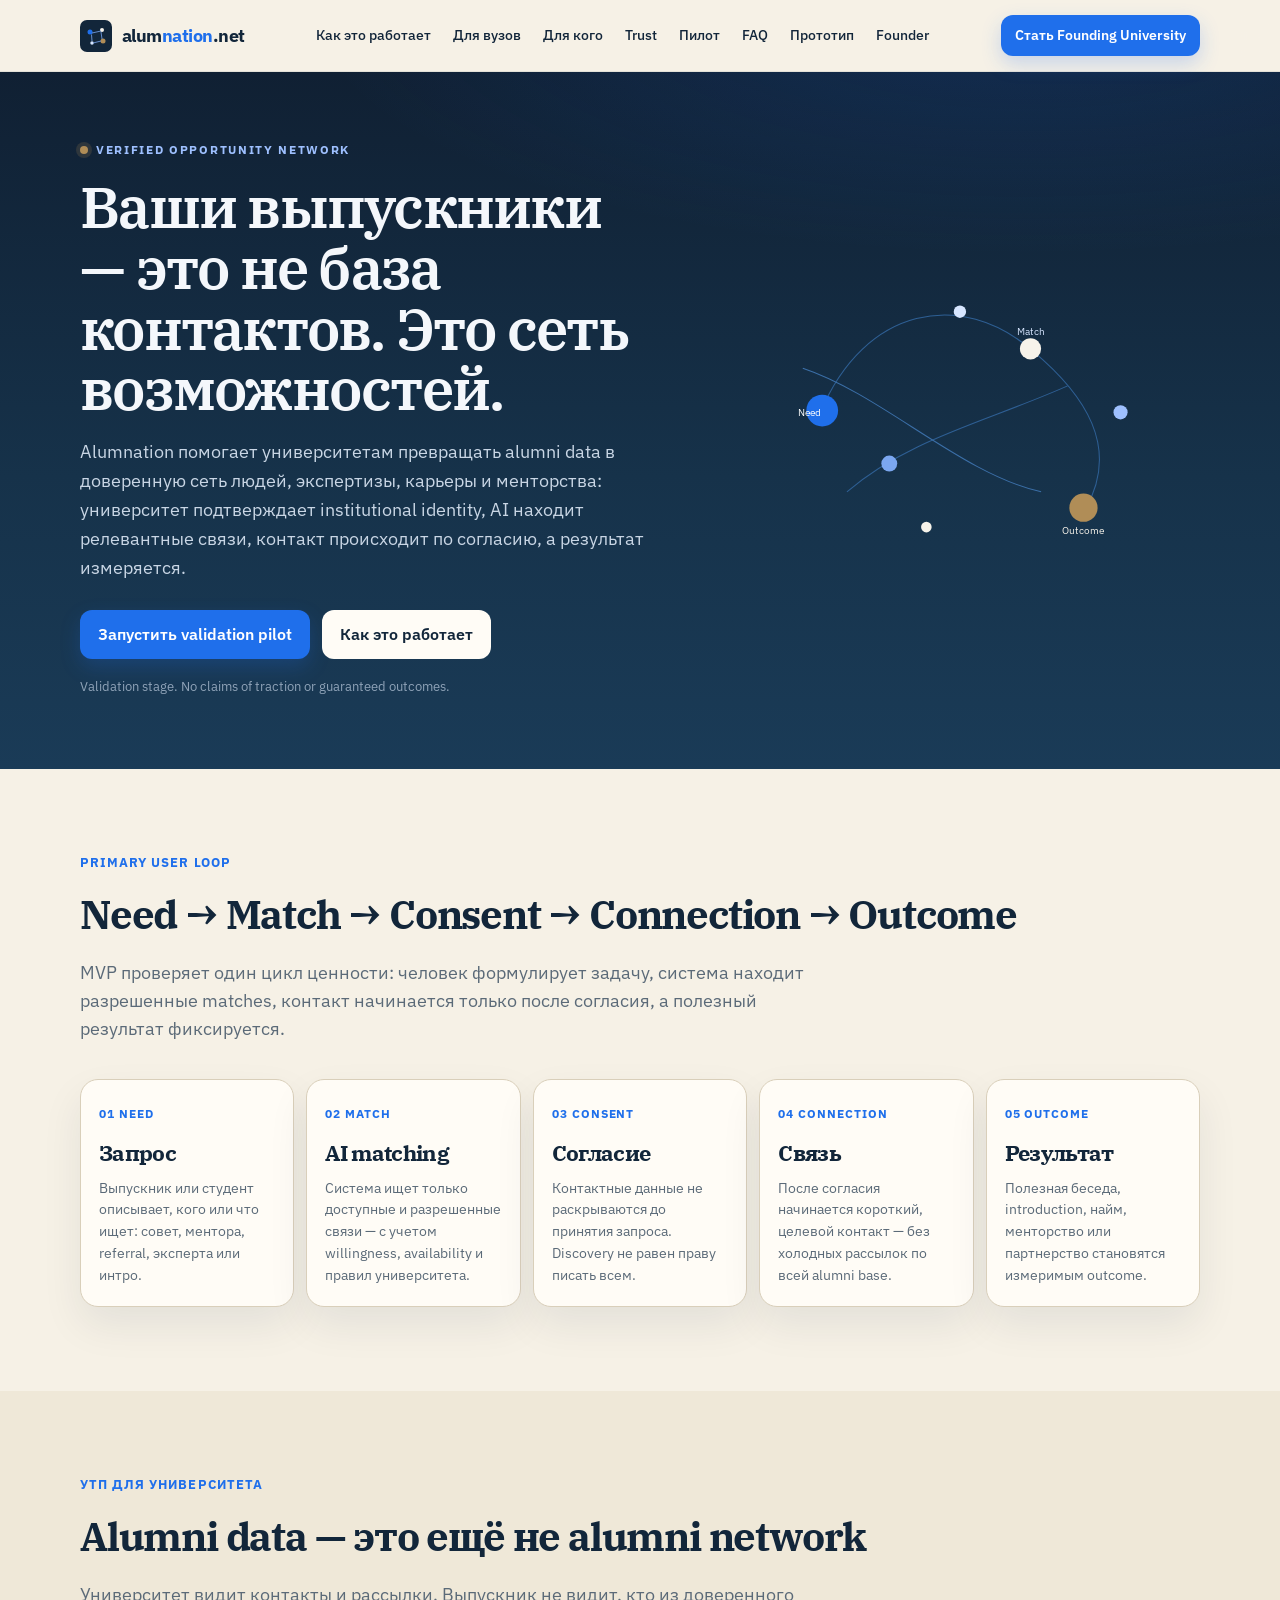
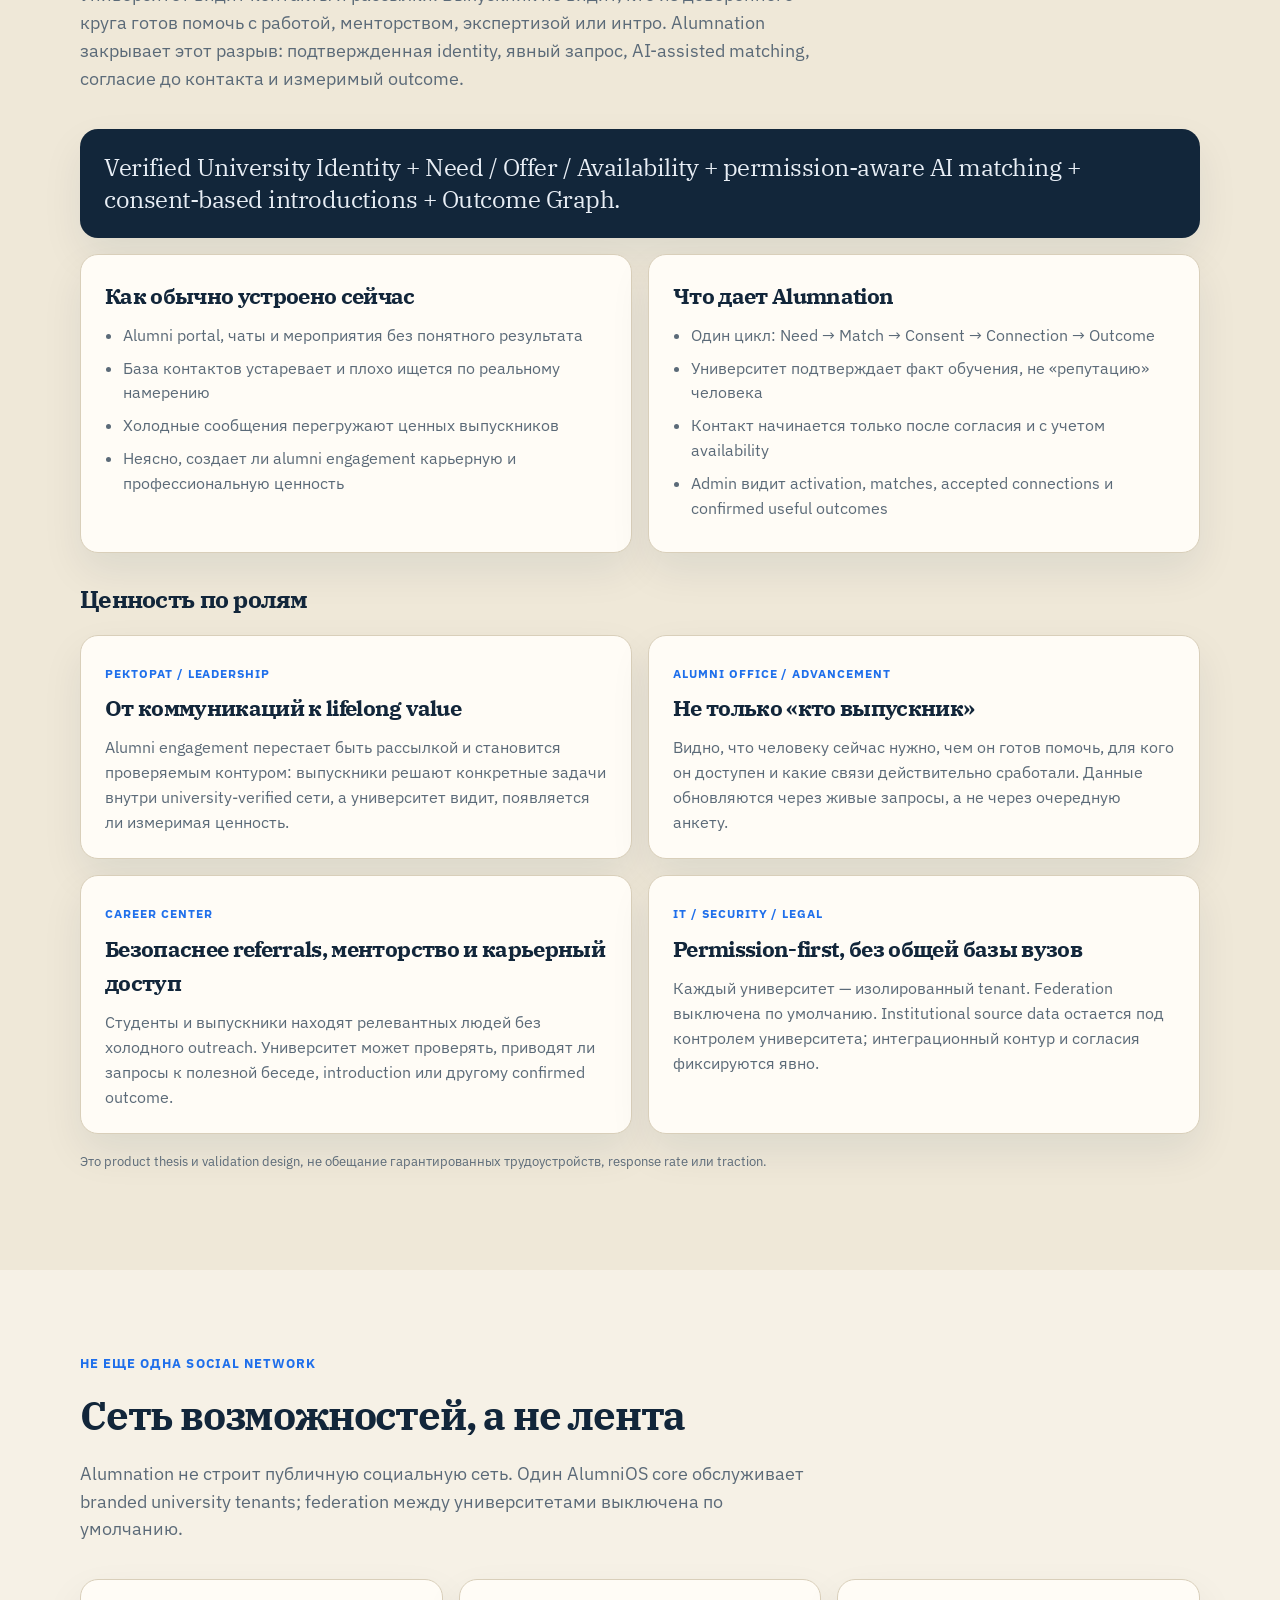
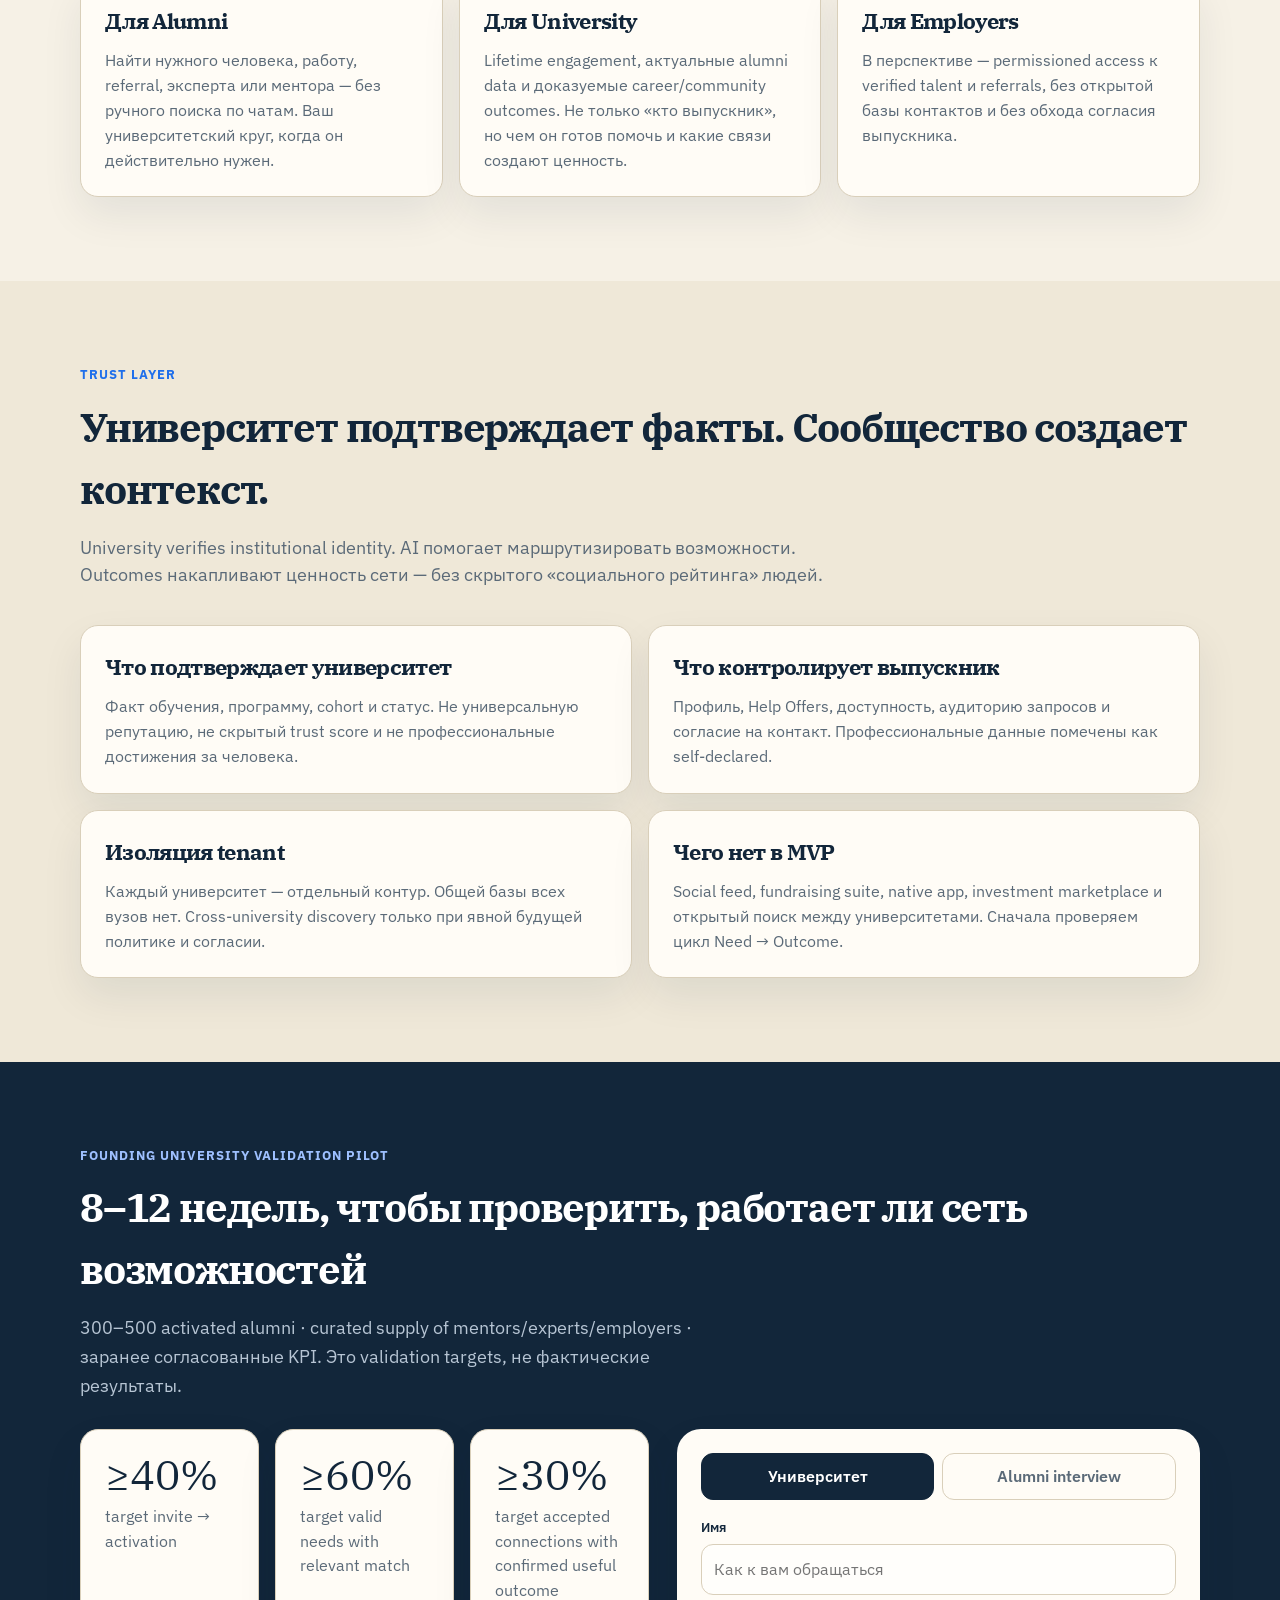
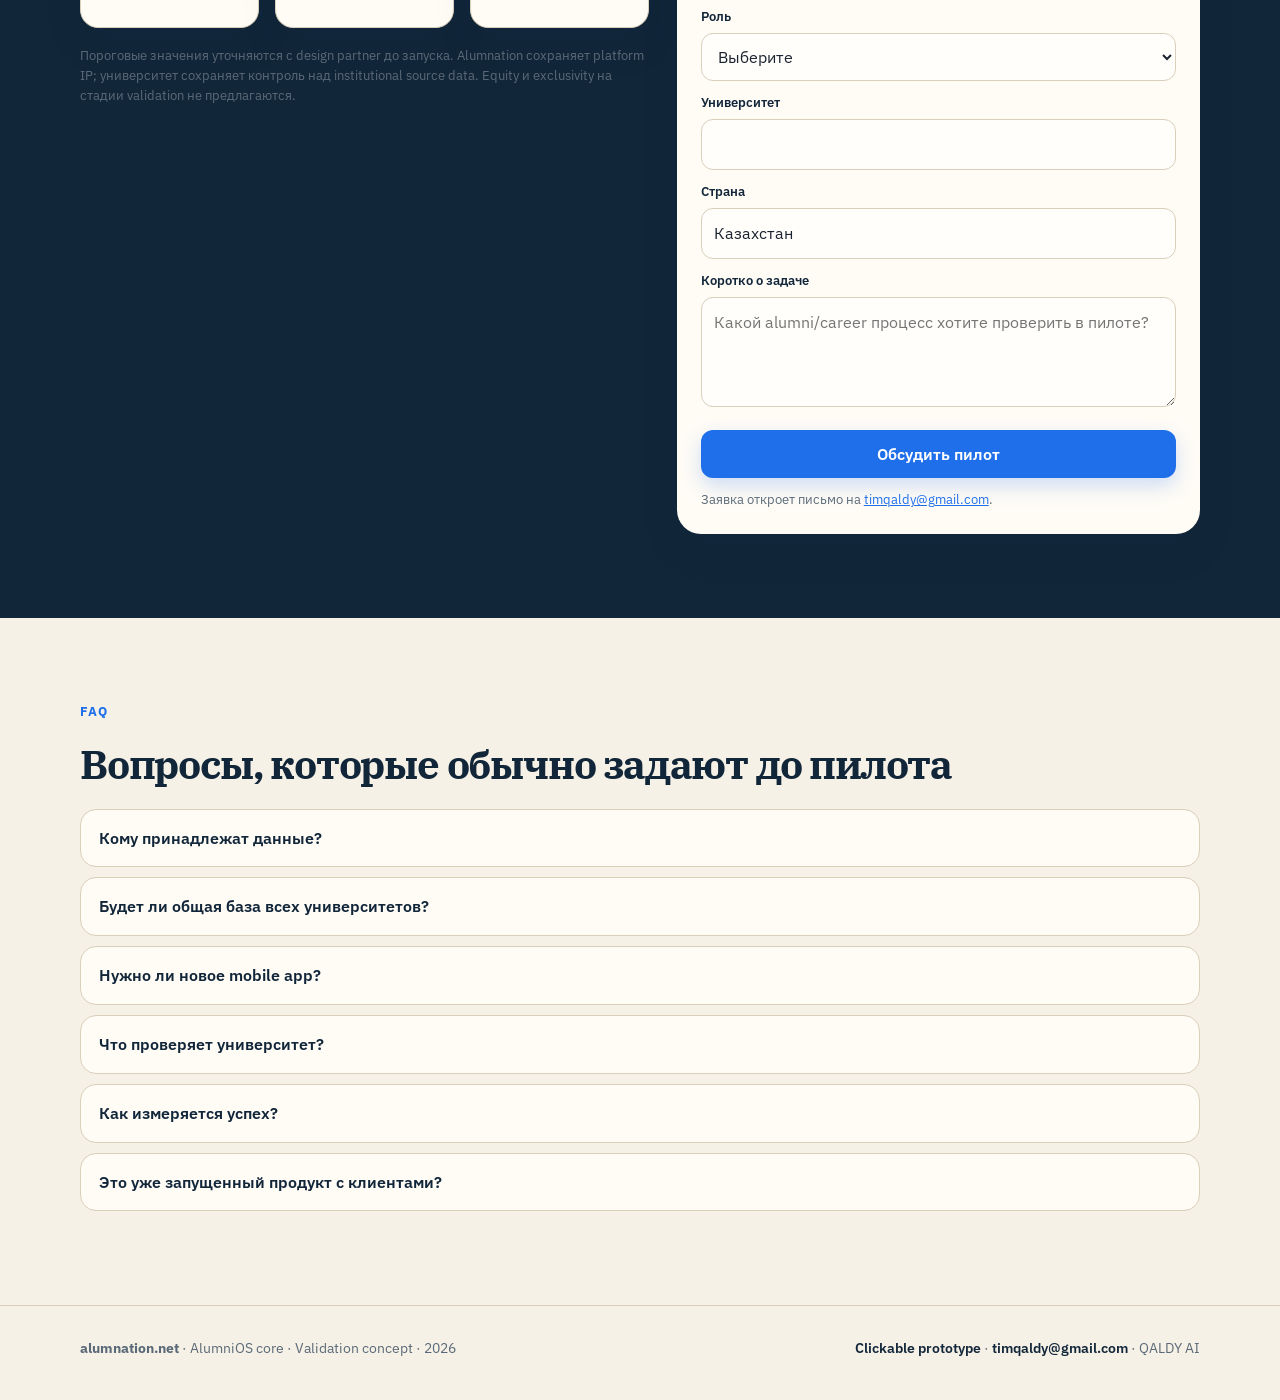
<file: index.html>
<!doctype html>
<html lang="ru">
<head>
  <meta charset="utf-8">
  <meta name="viewport" content="width=device-width, initial-scale=1">
  <title>Alumnation — verified opportunity network</title>
  <meta name="description" content="Alumnation помогает университетам превращать alumni data в доверенную сеть людей, экспертизы, карьеры и менторства. Validation pilot для Founding University.">
  <link rel="canonical" href="https://alumnation.net/">
  <meta property="og:type" content="website">
  <meta property="og:url" content="https://alumnation.net/">
  <meta property="og:title" content="Alumnation — verified opportunity network">
  <meta property="og:description" content="Ваши выпускники — это не база контактов. Это сеть возможностей.">
  <meta property="og:locale" content="ru_RU">
  <meta name="twitter:card" content="summary_large_image">
  <link rel="icon" href="assets/favicon.svg" type="image/svg+xml">
  <link rel="preconnect" href="https://fonts.googleapis.com">
  <link rel="preconnect" href="https://fonts.gstatic.com" crossorigin>
  <link href="https://fonts.googleapis.com/css2?family=IBM+Plex+Sans:wght@400;500;600;700&family=IBM+Plex+Serif:wght@500;600&display=swap" rel="stylesheet">
  <link rel="stylesheet" href="css/styles.css">
  <script type="application/ld+json">
  {
    "@context": "https://schema.org",
    "@type": "Organization",
    "name": "Alumnation",
    "url": "https://alumnation.net",
    "email": "timqaldy@gmail.com",
    "description": "Verified opportunity network for universities and alumni. Validation stage."
  }
  </script>
</head>
<body>
  <a class="skip" href="#main">К содержанию</a>
  <header class="site-header">
    <div class="wrap header-inner">
      <a class="brand" href="./">
        <img class="brand-mark" src="assets/favicon.svg" alt="">
        <span>alum<b>nation</b>.net</span>
      </a>
      <nav class="nav" id="nav">
        <a href="#how">Как это работает</a>
        <a href="#usp">Для вузов</a>
        <a href="#why">Для кого</a>
        <a href="#trust">Trust</a>
        <a href="#pilot">Пилот</a>
        <a href="#faq">FAQ</a>
        <a href="prototype.html">Прототип</a>
        <a href="https://qaldy.com" target="_blank" rel="noopener noreferrer">Founder</a>
      </nav>
      <a class="btn header-cta" href="#pilot" data-event="cta_pilot_click" data-source="header">Стать Founding University</a>
      <button class="menu-toggle" type="button" aria-label="Меню" aria-expanded="false">☰</button>
    </div>
  </header>

  <main id="main">
    <section class="hero">
      <div class="wrap hero-grid">
        <div>
          <div class="eyebrow">VERIFIED OPPORTUNITY NETWORK</div>
          <h1>Ваши выпускники — это не база контактов. Это сеть возможностей.</h1>
          <p class="lead">Alumnation помогает университетам превращать alumni data в доверенную сеть людей, экспертизы, карьеры и менторства: университет подтверждает institutional identity, AI находит релевантные связи, контакт происходит по согласию, а результат измеряется.</p>
          <div class="hero-actions">
            <a class="btn" href="#pilot" data-event="cta_pilot_click" data-source="hero">Запустить validation pilot</a>
            <a class="btn light" href="#how">Как это работает</a>
          </div>
          <p class="trust-note">Validation stage. No claims of traction or guaranteed outcomes.</p>
        </div>
        <div class="network" aria-hidden="true">
          <svg viewBox="0 0 520 420" fill="none">
            <path d="M90 210 C140 90, 250 70, 330 140 C390 190, 430 250, 390 320" stroke="#2E5F94" stroke-width="1.2"/>
            <path d="M120 300 C190 240, 280 220, 370 180" stroke="#2E5F94" stroke-width="1.2"/>
            <path d="M70 160 C160 190, 250 280, 340 300" stroke="#3B6FA8" stroke-width="1.2"/>
            <circle class="node-pulse" cx="92" cy="208" r="18" fill="#1F6FEB"/>
            <circle class="node-pulse" cx="328" cy="138" r="12" fill="#F7F3EA"/>
            <circle class="node-pulse" cx="388" cy="318" r="16" fill="#B08D57"/>
            <circle cx="168" cy="268" r="9" fill="#7BA7F0"/>
            <circle cx="248" cy="96" r="7" fill="#D7E6FF"/>
            <circle cx="430" cy="210" r="8" fill="#9EC0FF"/>
            <circle cx="210" cy="340" r="6" fill="#F7F3EA"/>
            <text x="78" y="214" text-anchor="middle" fill="#fff" font-size="11" font-family="IBM Plex Sans, sans-serif">Need</text>
            <text x="328" y="122" text-anchor="middle" fill="#D7E6FF" font-size="11" font-family="IBM Plex Sans, sans-serif">Match</text>
            <text x="388" y="348" text-anchor="middle" fill="#F7F3EA" font-size="11" font-family="IBM Plex Sans, sans-serif">Outcome</text>
          </svg>
        </div>
      </div>
    </section>

    <section class="section" id="how">
      <div class="wrap">
        <p class="kicker">Primary user loop</p>
        <h2>Need → Match → Consent → Connection → Outcome</h2>
        <p class="sub">MVP проверяет один цикл ценности: человек формулирует задачу, система находит разрешенные matches, контакт начинается только после согласия, а полезный результат фиксируется.</p>
        <div class="loop">
          <article class="loop-item"><span>01 NEED</span><h3>Запрос</h3><p>Выпускник или студент описывает, кого или что ищет: совет, ментора, referral, эксперта или интро.</p></article>
          <article class="loop-item"><span>02 MATCH</span><h3>AI matching</h3><p>Система ищет только доступные и разрешенные связи — с учетом willingness, availability и правил университета.</p></article>
          <article class="loop-item"><span>03 CONSENT</span><h3>Согласие</h3><p>Контактные данные не раскрываются до принятия запроса. Discovery не равен праву писать всем.</p></article>
          <article class="loop-item"><span>04 CONNECTION</span><h3>Связь</h3><p>После согласия начинается короткий, целевой контакт — без холодных рассылок по всей alumni base.</p></article>
          <article class="loop-item"><span>05 OUTCOME</span><h3>Результат</h3><p>Полезная беседа, introduction, найм, менторство или партнерство становятся измеримым outcome.</p></article>
        </div>
      </div>
    </section>

    <section class="section soft" id="usp">
      <div class="wrap">
        <p class="kicker">УТП для университета</p>
        <h2>Alumni data — это ещё не alumni network</h2>
        <p class="sub">Университет видит контакты и рассылки. Выпускник не видит, кто из доверенного круга готов помочь с работой, менторством, экспертизой или интро. Alumnation закрывает этот разрыв: подтвержденная identity, явный запрос, AI-assisted matching, согласие до контакта и измеримый outcome.</p>
        <div class="usp-banner">
          <p>Verified University Identity + Need / Offer / Availability + permission-aware AI matching + consent-based introductions + Outcome Graph.</p>
        </div>
        <div class="grid-2" style="margin-bottom:16px">
          <article class="card compare-card">
            <h3>Как обычно устроено сейчас</h3>
            <ul>
              <li>Alumni portal, чаты и мероприятия без понятного результата</li>
              <li>База контактов устаревает и плохо ищется по реальному намерению</li>
              <li>Холодные сообщения перегружают ценных выпускников</li>
              <li>Неясно, создает ли alumni engagement карьерную и профессиональную ценность</li>
            </ul>
          </article>
          <article class="card compare-card">
            <h3>Что дает Alumnation</h3>
            <ul>
              <li>Один цикл: Need → Match → Consent → Connection → Outcome</li>
              <li>Университет подтверждает факт обучения, не «репутацию» человека</li>
              <li>Контакт начинается только после согласия и с учетом availability</li>
              <li>Admin видит activation, matches, accepted connections и confirmed useful outcomes</li>
            </ul>
          </article>
        </div>
        <h3 class="usp-subhead">Ценность по ролям</h3>
        <div class="grid-2">
          <article class="card">
            <span class="card-kicker">Ректорат / leadership</span>
            <h3>От коммуникаций к lifelong value</h3>
            <p>Alumni engagement перестает быть рассылкой и становится проверяемым контуром: выпускники решают конкретные задачи внутри university-verified сети, а университет видит, появляется ли измеримая ценность.</p>
          </article>
          <article class="card">
            <span class="card-kicker">Alumni Office / Advancement</span>
            <h3>Не только «кто выпускник»</h3>
            <p>Видно, что человеку сейчас нужно, чем он готов помочь, для кого он доступен и какие связи действительно сработали. Данные обновляются через живые запросы, а не через очередную анкету.</p>
          </article>
          <article class="card">
            <span class="card-kicker">Career Center</span>
            <h3>Безопаснее referrals, менторство и карьерный доступ</h3>
            <p>Студенты и выпускники находят релевантных людей без холодного outreach. Университет может проверять, приводят ли запросы к полезной беседе, introduction или другому confirmed outcome.</p>
          </article>
          <article class="card">
            <span class="card-kicker">IT / Security / Legal</span>
            <h3>Permission-first, без общей базы вузов</h3>
            <p>Каждый университет — изолированный tenant. Federation выключена по умолчанию. Institutional source data остается под контролем университета; интеграционный контур и согласия фиксируются явно.</p>
          </article>
        </div>
        <p class="small" style="margin-top:18px">Это product thesis и validation design, не обещание гарантированных трудоустройств, response rate или traction.</p>
      </div>
    </section>

    <section class="section" id="why">
      <div class="wrap">
        <p class="kicker">Не еще одна social network</p>
        <h2>Сеть возможностей, а не лента</h2>
        <p class="sub">Alumnation не строит публичную социальную сеть. Один AlumniOS core обслуживает branded university tenants; federation между университетами выключена по умолчанию.</p>
        <div class="grid-3">
          <article class="card">
            <h3>Для Alumni</h3>
            <p>Найти нужного человека, работу, referral, эксперта или ментора — без ручного поиска по чатам. Ваш университетский круг, когда он действительно нужен.</p>
          </article>
          <article class="card">
            <h3>Для University</h3>
            <p>Lifetime engagement, актуальные alumni data и доказуемые career/community outcomes. Не только «кто выпускник», но чем он готов помочь и какие связи создают ценность.</p>
          </article>
          <article class="card">
            <h3>Для Employers</h3>
            <p>В перспективе — permissioned access к verified talent и referrals, без открытой базы контактов и без обхода согласия выпускника.</p>
          </article>
        </div>
      </div>
    </section>

    <section class="section soft" id="trust">
      <div class="wrap">
        <p class="kicker">Trust layer</p>
        <h2>Университет подтверждает факты. Сообщество создает контекст.</h2>
        <p class="sub">University verifies institutional identity. AI помогает маршрутизировать возможности. Outcomes накапливают ценность сети — без скрытого «социального рейтинга» людей.</p>
        <div class="grid-2">
          <article class="card">
            <h3>Что подтверждает университет</h3>
            <p>Факт обучения, программу, cohort и статус. Не универсальную репутацию, не скрытый trust score и не профессиональные достижения за человека.</p>
          </article>
          <article class="card">
            <h3>Что контролирует выпускник</h3>
            <p>Профиль, Help Offers, доступность, аудиторию запросов и согласие на контакт. Профессиональные данные помечены как self-declared.</p>
          </article>
          <article class="card">
            <h3>Изоляция tenant</h3>
            <p>Каждый университет — отдельный контур. Общей базы всех вузов нет. Cross-university discovery только при явной будущей политике и согласии.</p>
          </article>
          <article class="card">
            <h3>Чего нет в MVP</h3>
            <p>Social feed, fundraising suite, native app, investment marketplace и открытый поиск между университетами. Сначала проверяем цикл Need → Outcome.</p>
          </article>
        </div>
      </div>
    </section>

    <section class="section navy" id="pilot">
      <div class="wrap">
        <p class="kicker">Founding University Validation Pilot</p>
        <h2>8–12 недель, чтобы проверить, работает ли сеть возможностей</h2>
        <p class="lead">300–500 activated alumni · curated supply of mentors/experts/employers · заранее согласованные KPI. Это validation targets, не фактические результаты.</p>
        <div class="pilot-layout">
          <div>
            <div class="grid-3" style="margin-bottom:18px">
              <article class="card"><div class="metric">≥40%</div><p>target invite → activation</p></article>
              <article class="card"><div class="metric">≥60%</div><p>target valid needs with relevant match</p></article>
              <article class="card"><div class="metric">≥30%</div><p>target accepted connections with confirmed useful outcome</p></article>
            </div>
            <p class="small">Пороговые значения уточняются с design partner до запуска. Alumnation сохраняет platform IP; университет сохраняет контроль над institutional source data. Equity и exclusivity на стадии validation не предлагаются.</p>
          </div>
          <div class="form">
            <div class="tabs">
              <button class="tab active" type="button" data-target="university">Университет</button>
              <button class="tab" type="button" data-target="alumni">Alumni interview</button>
            </div>
            <form id="university-form">
                <label for="name">Имя</label>
                <input id="name" name="Имя" required placeholder="Как к вам обращаться">
                <label for="role">Роль</label>
                <select id="role" name="Роль" required>
                  <option value="">Выберите</option>
                  <option>Rector / leadership</option>
                  <option>Alumni Office / Advancement</option>
                  <option>Career Center</option>
                  <option>IT / Security</option>
                  <option>Другое</option>
                </select>
                <label for="university">Университет</label>
                <input id="university" name="Университет" required>
                <label for="country">Страна</label>
                <input id="country" name="Страна" value="Казахстан">
                <label for="message">Коротко о задаче</label>
                <textarea id="message" name="Сообщение" placeholder="Какой alumni/career процесс хотите проверить в пилоте?"></textarea>
                <button class="btn" type="submit" data-event="pilot_form_submit" data-source="university">Обсудить пилот</button>
            </form>
            <form id="alumni-form" hidden>
                <label for="aname">Имя</label>
                <input id="aname" name="Имя" required>
                <label for="auni">Университет</label>
                <input id="auni" name="Университет" required>
                <label for="amail">Email</label>
                <input id="amail" name="Email" type="email" required>
                <label for="anote">Чем готовы поделиться в интервью</label>
                <textarea id="anote" name="Комментарий" placeholder="Как сейчас ищете помощь внутри alumni network?"></textarea>
                <button class="btn" type="submit" data-event="pilot_form_submit" data-source="alumni">Записаться на интервью</button>
            </form>
            <p class="form-note">Заявка откроет письмо на <a href="mailto:timqaldy@gmail.com">timqaldy@gmail.com</a>.</p>
          </div>
        </div>
      </div>
    </section>

    <section class="section" id="faq">
      <div class="wrap">
        <p class="kicker">FAQ</p>
        <h2>Вопросы, которые обычно задают до пилота</h2>
        <div class="faq">
          <details>
            <summary>Кому принадлежат данные?</summary>
            <p>University source data остается под контролем университета и договора. Участники управляют видимостью профиля и согласием. Alumnation обрабатывает данные, чтобы предоставить сервис.</p>
          </details>
          <details>
            <summary>Будет ли общая база всех университетов?</summary>
            <p>Нет. Каждый tenant изолирован. Cross-university discovery потребует отдельной будущей federation policy и явного согласия.</p>
          </details>
          <details>
            <summary>Нужно ли новое mobile app?</summary>
            <p>Нет для MVP. Сначала responsive web/PWA и существующие каналы приглашений.</p>
          </details>
          <details>
            <summary>Что проверяет университет?</summary>
            <p>Institutional facts: affiliation, программа, степень, статус. Это не универсальный reputation score.</p>
          </details>
          <details>
            <summary>Как измеряется успех?</summary>
            <p>Activation, Help Offer supply, реальные Needs, relevant matches, accepted connections и confirmed useful outcomes. Не MAU ради MAU.</p>
          </details>
          <details>
            <summary>Это уже запущенный продукт с клиентами?</summary>
            <p>Нет. Сейчас validation stage: Founding University pilot, интервью и проверка loop ценности. Мы не заявляем traction и не обещаем гарантированные outcomes.</p>
          </details>
        </div>
      </div>
    </section>
  </main>

  <footer class="footer">
    <div class="wrap footer-inner">
      <div><b>alumnation.net</b> · AlumniOS core · Validation concept · 2026</div>
      <div>
        <a href="prototype.html">Clickable prototype</a>
        · <a href="mailto:timqaldy@gmail.com">timqaldy@gmail.com</a>
        · QALDY AI
      </div>
    </div>
  </footer>
  <script src="js/main.js"></script>
</body>
</html>
</file>
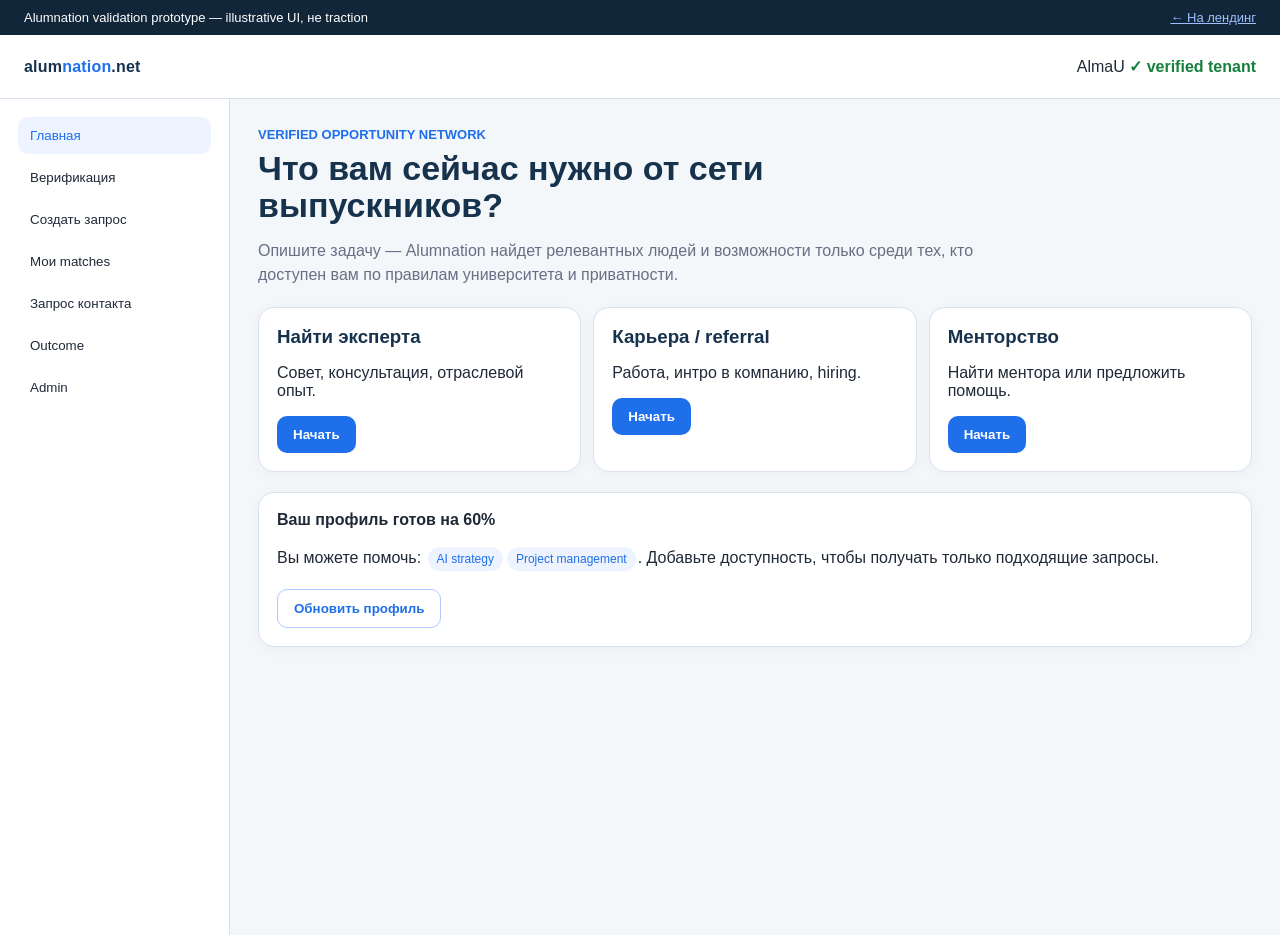
<file: prototype.html>
<!doctype html>
<html lang="ru"><head><meta charset="utf-8"><meta name="viewport" content="width=device-width,initial-scale=1"><title>Alumnation Validation Prototype</title>
<style>
:root{--navy:#17324D;--blue:#1F6FEB;--teal:#0F766E;--bg:#F4F7FA;--text:#1F2937;--muted:#667085;--line:#D9E2EC;--white:#fff;--green:#15803D}
*{box-sizing:border-box}body{margin:0;font-family:Arial,sans-serif;background:var(--bg);color:var(--text)}
header{height:64px;background:var(--white);border-bottom:1px solid var(--line);display:flex;align-items:center;justify-content:space-between;padding:0 24px;position:sticky;top:0;z-index:5}
.brand{font-weight:800;color:var(--navy);letter-spacing:.2px}.brand span{color:var(--blue)}
.shell{display:grid;grid-template-columns:230px 1fr;min-height:calc(100vh - 64px)}nav{padding:18px;background:#fff;border-right:1px solid var(--line)}nav button{width:100%;text-align:left;border:0;background:transparent;padding:11px 12px;border-radius:10px;margin-bottom:5px;cursor:pointer;color:var(--text)}nav button.active,nav button:hover{background:#EEF4FF;color:var(--blue)}
main{padding:28px;max-width:1050px}.screen{display:none}.screen.active{display:block}.eyebrow{color:var(--blue);font-weight:700;font-size:13px}.hero{font-size:34px;line-height:1.08;color:var(--navy);max-width:720px;margin:8px 0}.sub{color:var(--muted);max-width:740px;line-height:1.5}
.grid{display:grid;grid-template-columns:repeat(3,1fr);gap:12px;margin:20px 0}.card{background:#fff;border:1px solid var(--line);border-radius:16px;padding:18px;box-shadow:0 3px 14px rgba(23,50,77,.04)}.card h3{margin:0 0 8px;color:var(--navy)}
.cta{border:0;border-radius:10px;padding:11px 16px;background:var(--blue);color:#fff;font-weight:700;cursor:pointer}.ghost{background:#fff;color:var(--blue);border:1px solid #AFCBFF}.tag{display:inline-block;padding:5px 9px;background:#EEF4FF;color:var(--blue);border-radius:999px;font-size:12px;margin:2px}.verified{color:var(--green);font-weight:700}
input,textarea,select{width:100%;padding:11px;border:1px solid var(--line);border-radius:10px;background:#fff;margin:6px 0 12px}label{font-size:13px;font-weight:700;color:var(--navy)}.row{display:flex;gap:10px;flex-wrap:wrap}.person{display:flex;gap:14px;align-items:flex-start}.avatar{width:48px;height:48px;border-radius:50%;background:#DCEBFF;display:grid;place-items:center;color:var(--blue);font-weight:800}.reason{background:#F0FDF4;border:1px solid #BBF7D0;padding:10px;border-radius:10px;font-size:13px;margin:10px 0}.banner{background:#FFF7ED;border:1px solid #FED7AA;border-radius:12px;padding:12px;margin:12px 0;font-size:13px}.metric{font-size:26px;font-weight:800;color:var(--navy)}
@media(max-width:760px){.shell{grid-template-columns:1fr}nav{display:flex;overflow:auto;border-right:0;border-bottom:1px solid var(--line)}nav button{min-width:150px}.grid{grid-template-columns:1fr}.hero{font-size:28px}main{padding:18px}}
.toplink{background:#12263A;color:#fff;padding:10px 24px;display:flex;justify-content:space-between;gap:12px;font-size:13px}.toplink a{color:#9EC0FF}
</style></head><body>
<div class="toplink"><span>Alumnation validation prototype — illustrative UI, не traction</span><a href="./">← На лендинг</a></div>
<header><div class="brand">alum<span>nation</span>.net</div><div>AlmaU <span class="verified">✓ verified tenant</span></div></header>
<div class="shell"><nav id="nav">
<button data-screen="home" class="active">Главная</button><button data-screen="verify">Верификация</button><button data-screen="need">Создать запрос</button><button data-screen="matches">Мои matches</button><button data-screen="request">Запрос контакта</button><button data-screen="outcome">Outcome</button><button data-screen="admin">Admin</button>
</nav><main>
<section id="home" class="screen active"><div class="eyebrow">VERIFIED OPPORTUNITY NETWORK</div><h1 class="hero">Что вам сейчас нужно от сети выпускников?</h1><p class="sub">Опишите задачу — Alumnation найдет релевантных людей и возможности только среди тех, кто доступен вам по правилам университета и приватности.</p>
<div class="grid"><div class="card"><h3>Найти эксперта</h3><p>Совет, консультация, отраслевой опыт.</p><button class="cta" onclick="go('need')">Начать</button></div><div class="card"><h3>Карьера / referral</h3><p>Работа, интро в компанию, hiring.</p><button class="cta" onclick="go('need')">Начать</button></div><div class="card"><h3>Менторство</h3><p>Найти ментора или предложить помощь.</p><button class="cta" onclick="go('need')">Начать</button></div></div>
<div class="card"><strong>Ваш профиль готов на 60%</strong><p>Вы можете помочь: <span class="tag">AI strategy</span><span class="tag">Project management</span>. Добавьте доступность, чтобы получать только подходящие запросы.</p><button class="ghost cta" onclick="go('verify')">Обновить профиль</button></div></section>
<section id="verify" class="screen"><div class="eyebrow">STEP 1</div><h1 class="hero">Подтвердите Alumni identity</h1><div class="card"><p><span class="verified">✓ Запись найдена:</span> MBA, 2009, AlmaU</p><label>Чем вы готовы помогать?</label><input value="AI, стратегия, управление проектами"><label>Сколько запросов готовы принимать?</label><select><option>До 2 в месяц</option><option>До 5 в месяц</option><option>Не ограничивать</option></select><label>Что вы ищете сейчас?</label><input value="Партнерства и клиенты для AI-продуктов"><div class="banner">University verifies education. Профессиональные данные указаны вами и будут помечены как self-declared.</div><button class="cta" onclick="go('home')">Сохранить</button></div></section>
<section id="need" class="screen"><div class="eyebrow">CREATE NEED</div><h1 class="hero">Кого или что вы ищете?</h1><div class="card"><label>Опишите задачу своими словами</label><textarea rows="4">Ищу выпускника с опытом выхода B2B SaaS на рынок Саудовской Аравии, который готов дать 30-минутный совет.</textarea><div class="row"><span class="tag">Market entry</span><span class="tag">Saudi Arabia</span><span class="tag">B2B SaaS</span><span class="tag">Expert advice</span></div><label>Видимость запроса</label><select><option>Только выбранным matches</option><option>Verified Alumni AlmaU</option></select><button class="cta" onclick="go('matches')">Найти людей</button></div></section>
<section id="matches" class="screen"><div class="eyebrow">3 RELEVANT MATCHES</div><h1 class="hero">Кто может помочь</h1>
<div class="card person"><div class="avatar">AN</div><div><h3>Алия Н. <span class="verified">✓</span></h3><p>AlmaU 2012 · Riyadh · B2B Partnerships</p><div><span class="tag">Saudi Arabia</span><span class="tag">Market entry</span><span class="tag">Open to expert advice</span></div><div class="reason"><b>Почему match:</b> релевантный рынок + B2B опыт + пользователь явно открыт к экспертным запросам; доступность: 1 запрос в этом месяце.</div><button class="cta" onclick="go('request')">Попросить помощи</button></div></div>
<div class="card person"><div class="avatar">DM</div><div><h3>Данияр М. <span class="verified">✓</span></h3><p>AlmaU 2015 · Dubai · SaaS Sales</p><div class="reason"><b>Почему match:</b> GCC go-to-market и SaaS; geographic match частичный.</div><button class="ghost cta" onclick="go('request')">Запросить контакт</button></div></div></section>
<section id="request" class="screen"><div class="eyebrow">CONSENT GATE</div><h1 class="hero">Попросить Алию о контакте</h1><div class="card"><p>Контактные данные не раскрываются до принятия запроса.</p><label>Сообщение</label><textarea rows="5">Алия, добрый день. Я выпускник AlmaU и готовлю выход B2B SaaS в Саудовскую Аравию. Буду благодарен за 30 минут разговора о первых шагах и типичных ошибках.</textarea><div class="banner">Алия принимает до 2 экспертных запросов в месяц. Остался 1 слот.</div><button class="cta" onclick="go('outcome')">Отправить запрос (demo)</button></div></section>
<section id="outcome" class="screen"><div class="eyebrow">FOLLOW-UP</div><h1 class="hero">Контакт оказался полезным?</h1><div class="card"><p>Алия приняла запрос. После взаимодействия подтвердите результат — это улучшает систему без публичного рейтинга людей.</p><div class="grid"><button class="ghost cta">Полезная беседа</button><button class="ghost cta">Получил introduction</button><button class="ghost cta">Начали сотрудничество</button></div><label>Короткий комментарий (необязательно)</label><textarea rows="3"></textarea><button class="cta" onclick="go('home')">Сохранить outcome</button></div></section>
<section id="admin" class="screen"><div class="eyebrow">UNIVERSITY ADMIN</div><h1 class="hero">Pilot dashboard</h1><div class="grid"><div class="card"><div class="metric">42%</div><div>Invite → Activated</div></div><div class="card"><div class="metric">33%</div><div>Active Help Offer</div></div><div class="card"><div class="metric">—</div><div>Useful Outcome (not yet measured)</div></div></div><div class="card"><h3>Важно</h3><p>Числа в прототипе — illustrative UI data, не traction. В реальном пилоте dashboard подключается к зафиксированным metric definitions из PRD.</p></div></section>
</main></div><script>
function go(id){document.querySelectorAll('.screen').forEach(x=>x.classList.remove('active'));document.querySelector('#'+id).classList.add('active');document.querySelectorAll('nav button').forEach(x=>x.classList.toggle('active',x.dataset.screen===id));window.scrollTo(0,0)}
document.querySelectorAll('nav button').forEach(b=>b.addEventListener('click',()=>go(b.dataset.screen)));
</script></body></html>
</file>
<file: css/styles.css>
:root {
  --navy: #12263A;
  --navy-deep: #0B1824;
  --blue: #1F6FEB;
  --blue-hover: #1558C0;
  --blue-soft: #D7E6FF;
  --gold: #B08D57;
  --paper: #F6F1E6;
  --paper-2: #EFE8D8;
  --ink: #1C2330;
  --muted: #5B6A78;
  --line: #D9CFBA;
  --white: #FFFCF6;
  --shadow: 0 18px 40px rgba(18, 38, 58, 0.08);
  --radius: 18px;
  --max: 1120px;
  --header: 72px;
}

* { box-sizing: border-box; }
html { scroll-behavior: smooth; }
html, body { margin: 0; padding: 0; }
body {
  font-family: "IBM Plex Sans", "Segoe UI", sans-serif;
  color: var(--ink);
  background: var(--paper);
  line-height: 1.55;
}

img, svg { max-width: 100%; display: block; }
a { color: var(--blue); }
button, input, select, textarea { font: inherit; }

.skip {
  position: absolute;
  left: -999px;
  top: 8px;
  background: var(--blue);
  color: #fff;
  padding: 8px 12px;
  z-index: 100;
}
.skip:focus { left: 8px; }

.wrap {
  width: min(var(--max), calc(100% - 40px));
  margin: 0 auto;
}

.site-header {
  position: sticky;
  top: 0;
  z-index: 20;
  height: var(--header);
  display: flex;
  align-items: center;
  background: rgba(246, 241, 230, 0.88);
  backdrop-filter: blur(16px);
  border-bottom: 1px solid rgba(18, 38, 58, 0.08);
}

.header-inner {
  display: flex;
  align-items: center;
  justify-content: space-between;
  gap: 16px;
}

.brand {
  display: flex;
  align-items: center;
  gap: 10px;
  text-decoration: none;
  color: var(--navy);
  font-weight: 700;
  font-size: 18px;
  letter-spacing: -0.03em;
}
.brand span { white-space: nowrap; }
.brand b { color: var(--blue); font-weight: 700; }
.brand-mark {
  width: 32px;
  height: 32px;
}

.nav {
  display: flex;
  align-items: center;
  gap: 22px;
}
.nav a {
  color: var(--navy);
  text-decoration: none;
  font-size: 14px;
  font-weight: 500;
}
.nav a:hover { color: var(--blue); }

.btn {
  display: inline-flex;
  align-items: center;
  justify-content: center;
  gap: 8px;
  border: 0;
  border-radius: 12px;
  padding: 12px 18px;
  background: var(--blue);
  color: #fff;
  text-decoration: none;
  font-weight: 600;
  cursor: pointer;
  box-shadow: 0 8px 20px rgba(31, 111, 235, 0.22);
}
.btn:hover { background: var(--blue-hover); }
.btn.ghost {
  background: transparent;
  color: var(--navy);
  border: 1px solid var(--line);
  box-shadow: none;
}
.btn.ghost:hover { border-color: var(--blue); color: var(--blue); }
.btn.light {
  background: var(--white);
  color: var(--navy);
  box-shadow: none;
}
.header-cta { padding: 10px 14px; font-size: 14px; white-space: nowrap; }

.menu-toggle {
  display: none;
  width: 42px;
  height: 42px;
  border: 1px solid var(--line);
  border-radius: 10px;
  background: var(--white);
}

.hero {
  position: relative;
  overflow: hidden;
  padding: 64px 0 72px;
  background:
    radial-gradient(1200px 420px at 80% -10%, rgba(31, 111, 235, 0.18), transparent 60%),
    linear-gradient(180deg, #102033 0%, #16324A 58%, #1A3B57 100%);
  color: #F4F7FB;
}
.hero-grid {
  display: grid;
  grid-template-columns: 1.15fr 0.85fr;
  gap: 40px;
  align-items: center;
}
.eyebrow {
  display: inline-flex;
  align-items: center;
  gap: 8px;
  color: #9EC0FF;
  font-size: 12px;
  font-weight: 700;
  letter-spacing: 0.14em;
}
.eyebrow::before {
  content: "";
  width: 8px;
  height: 8px;
  border-radius: 50%;
  background: var(--gold);
  box-shadow: 0 0 0 4px rgba(176, 141, 87, 0.18);
}
h1, h2, h3 { font-family: "IBM Plex Serif", Georgia, serif; letter-spacing: -0.03em; }
.hero h1 {
  margin: 16px 0 18px;
  font-size: clamp(34px, 5vw, 58px);
  line-height: 1.05;
  max-width: 16ch;
  font-weight: 600;
}
.lead {
  font-size: 18px;
  line-height: 1.6;
  color: #C9D6E5;
  max-width: 58ch;
  margin: 0 0 28px;
}
.hero-actions { display: flex; flex-wrap: wrap; gap: 12px; }
.trust-note {
  margin: 18px 0 0;
  color: #8FA3B8;
  font-size: 13px;
}

.network {
  position: relative;
  min-height: 380px;
}
.network svg { width: 100%; height: auto; }
.node-pulse {
  transform-origin: center;
  animation: pulse 3.6s ease-in-out infinite;
}
.node-pulse:nth-child(2) { animation-delay: 0.6s; }
.node-pulse:nth-child(3) { animation-delay: 1.2s; }
@keyframes pulse {
  0%, 100% { opacity: 0.45; }
  50% { opacity: 1; }
}

.section { padding: 84px 0; }
.section.soft { background: var(--paper-2); }
.section.navy {
  background: var(--navy);
  color: #E8EEF5;
}
.section.navy .muted, .section.navy .lead { color: #B7C5D4; }
.kicker {
  color: var(--blue);
  font-size: 13px;
  font-weight: 700;
  letter-spacing: 0.08em;
  text-transform: uppercase;
  margin: 0 0 10px;
}
.section.navy .kicker { color: #9EC0FF; }
h2 { font-size: clamp(28px, 4vw, 40px); margin: 0 0 14px; color: var(--navy); }
.section.navy h2 { color: #fff; }
.sub {
  color: var(--muted);
  max-width: 68ch;
  margin: 0 0 36px;
  font-size: 18px;
}

.loop {
  display: grid;
  grid-template-columns: repeat(5, 1fr);
  gap: 12px;
  margin-top: 8px;
}
.loop-item {
  background: var(--white);
  border: 1px solid var(--line);
  border-radius: var(--radius);
  padding: 20px 18px;
  min-height: 180px;
  box-shadow: var(--shadow);
  transition: transform 0.25s ease, box-shadow 0.25s ease;
}
.loop-item:hover {
  transform: translateY(-6px);
  box-shadow: 0 22px 40px rgba(18, 38, 58, 0.14);
}
.loop-item span {
  display: inline-block;
  color: var(--blue);
  font-size: 12px;
  font-weight: 700;
  letter-spacing: 0.08em;
  margin-bottom: 12px;
}
.loop-item h3 { margin: 0 0 8px; font-size: 22px; color: var(--navy); }
.loop-item p { margin: 0; color: var(--muted); font-size: 14px; }

.grid-3, .grid-2 {
  display: grid;
  gap: 16px;
}
.grid-3 { grid-template-columns: repeat(3, 1fr); }
.grid-2 { grid-template-columns: 1fr 1fr; }

.card {
  background: var(--white);
  border: 1px solid var(--line);
  border-radius: var(--radius);
  padding: 24px;
  box-shadow: var(--shadow);
  transition: transform 0.25s ease, box-shadow 0.25s ease;
}
.card:hover {
  transform: translateY(-6px);
  box-shadow: 0 22px 40px rgba(18, 38, 58, 0.14);
}
.card h3 { margin: 0 0 10px; font-size: 22px; color: var(--navy); }
.card p { margin: 0; color: var(--muted); }
.card ul { margin: 10px 0 0; padding-left: 18px; color: var(--muted); }
.card-kicker {
  display: inline-block;
  color: var(--blue);
  font-size: 12px;
  font-weight: 700;
  letter-spacing: 0.08em;
  text-transform: uppercase;
  margin-bottom: 8px;
}
.usp-banner {
  background: var(--navy);
  color: #E8EEF5;
  border-radius: var(--radius);
  padding: 22px 24px;
  margin: 0 0 16px;
  box-shadow: var(--shadow);
}
.usp-banner p {
  margin: 0;
  font-family: "IBM Plex Serif", Georgia, serif;
  font-size: clamp(18px, 2.4vw, 24px);
  line-height: 1.35;
  letter-spacing: -0.02em;
}
.usp-subhead {
  font-family: "IBM Plex Serif", Georgia, serif;
  font-size: 24px;
  color: var(--navy);
  margin: 28px 0 16px;
}
.compare-card li { margin-bottom: 8px; }

.metric {
  font-family: "IBM Plex Serif", Georgia, serif;
  font-size: 42px;
  color: var(--navy);
  line-height: 1;
  margin-bottom: 8px;
}
.small { font-size: 13px; color: var(--muted); }

.audience {
  display: grid;
  gap: 10px;
}
.audience b { color: var(--navy); }

.pilot-layout {
  display: grid;
  grid-template-columns: 1fr 0.92fr;
  gap: 28px;
  align-items: start;
}

.form {
  background: var(--white);
  color: var(--ink);
  border-radius: 24px;
  padding: 24px;
  box-shadow: var(--shadow);
}
.tabs {
  display: grid;
  grid-template-columns: 1fr 1fr;
  gap: 8px;
  margin-bottom: 18px;
}
.tab {
  border: 1px solid var(--line);
  background: transparent;
  border-radius: 12px;
  padding: 10px;
  cursor: pointer;
  color: var(--muted);
  font-weight: 600;
}
.tab.active {
  background: var(--navy);
  color: #fff;
  border-color: var(--navy);
}
label {
  display: block;
  font-size: 13px;
  font-weight: 600;
  margin: 12px 0 6px;
  color: var(--navy);
}
input, select, textarea {
  width: 100%;
  border: 1px solid var(--line);
  border-radius: 12px;
  padding: 12px 12px;
  background: #FFFEFB;
  color: var(--ink);
}
textarea { min-height: 110px; resize: vertical; }
.form .btn { width: 100%; margin-top: 16px; }
.form-note { margin: 12px 0 0; font-size: 13px; color: var(--muted); }

.faq details {
  background: var(--white);
  border: 1px solid var(--line);
  border-radius: 16px;
  padding: 16px 18px;
  margin-bottom: 10px;
}
.faq summary {
  cursor: pointer;
  font-weight: 600;
  color: var(--navy);
  list-style: none;
}
.faq summary::-webkit-details-marker { display: none; }
.faq details p { margin: 10px 0 0; color: var(--muted); }

.footer {
  padding: 32px 0 40px;
  border-top: 1px solid var(--line);
  color: var(--muted);
  font-size: 14px;
}
.footer-inner {
  display: flex;
  justify-content: space-between;
  gap: 16px;
  flex-wrap: wrap;
}
.footer a { color: var(--navy); text-decoration: none; font-weight: 600; }

.banner {
  display: flex;
  justify-content: space-between;
  gap: 12px;
  align-items: center;
  padding: 10px 16px;
  background: var(--navy);
  color: #fff;
  font-size: 14px;
}
.banner a { color: #9EC0FF; }

@media (max-width: 900px) {
  .hero-grid, .loop, .grid-3, .pilot-layout, .grid-2 { grid-template-columns: 1fr; }
  .nav { display: none; }
  .nav.open {
    display: flex;
    flex-direction: column;
    position: absolute;
    top: var(--header);
    left: 0;
    right: 0;
    background: var(--paper);
    padding: 16px 20px 20px;
    border-bottom: 1px solid var(--line);
    align-items: flex-start;
  }
  .menu-toggle { display: grid; place-items: center; }
  .hero { padding: 42px 0 48px; }
  .network { min-height: 240px; }
  .section { padding: 56px 0; }
}

@media (prefers-reduced-motion: reduce) {
  html { scroll-behavior: auto; }
  .node-pulse { animation: none; }
  .loop-item, .card { transition: none; }
  .loop-item:hover, .card:hover { transform: none; }
}
</file>
